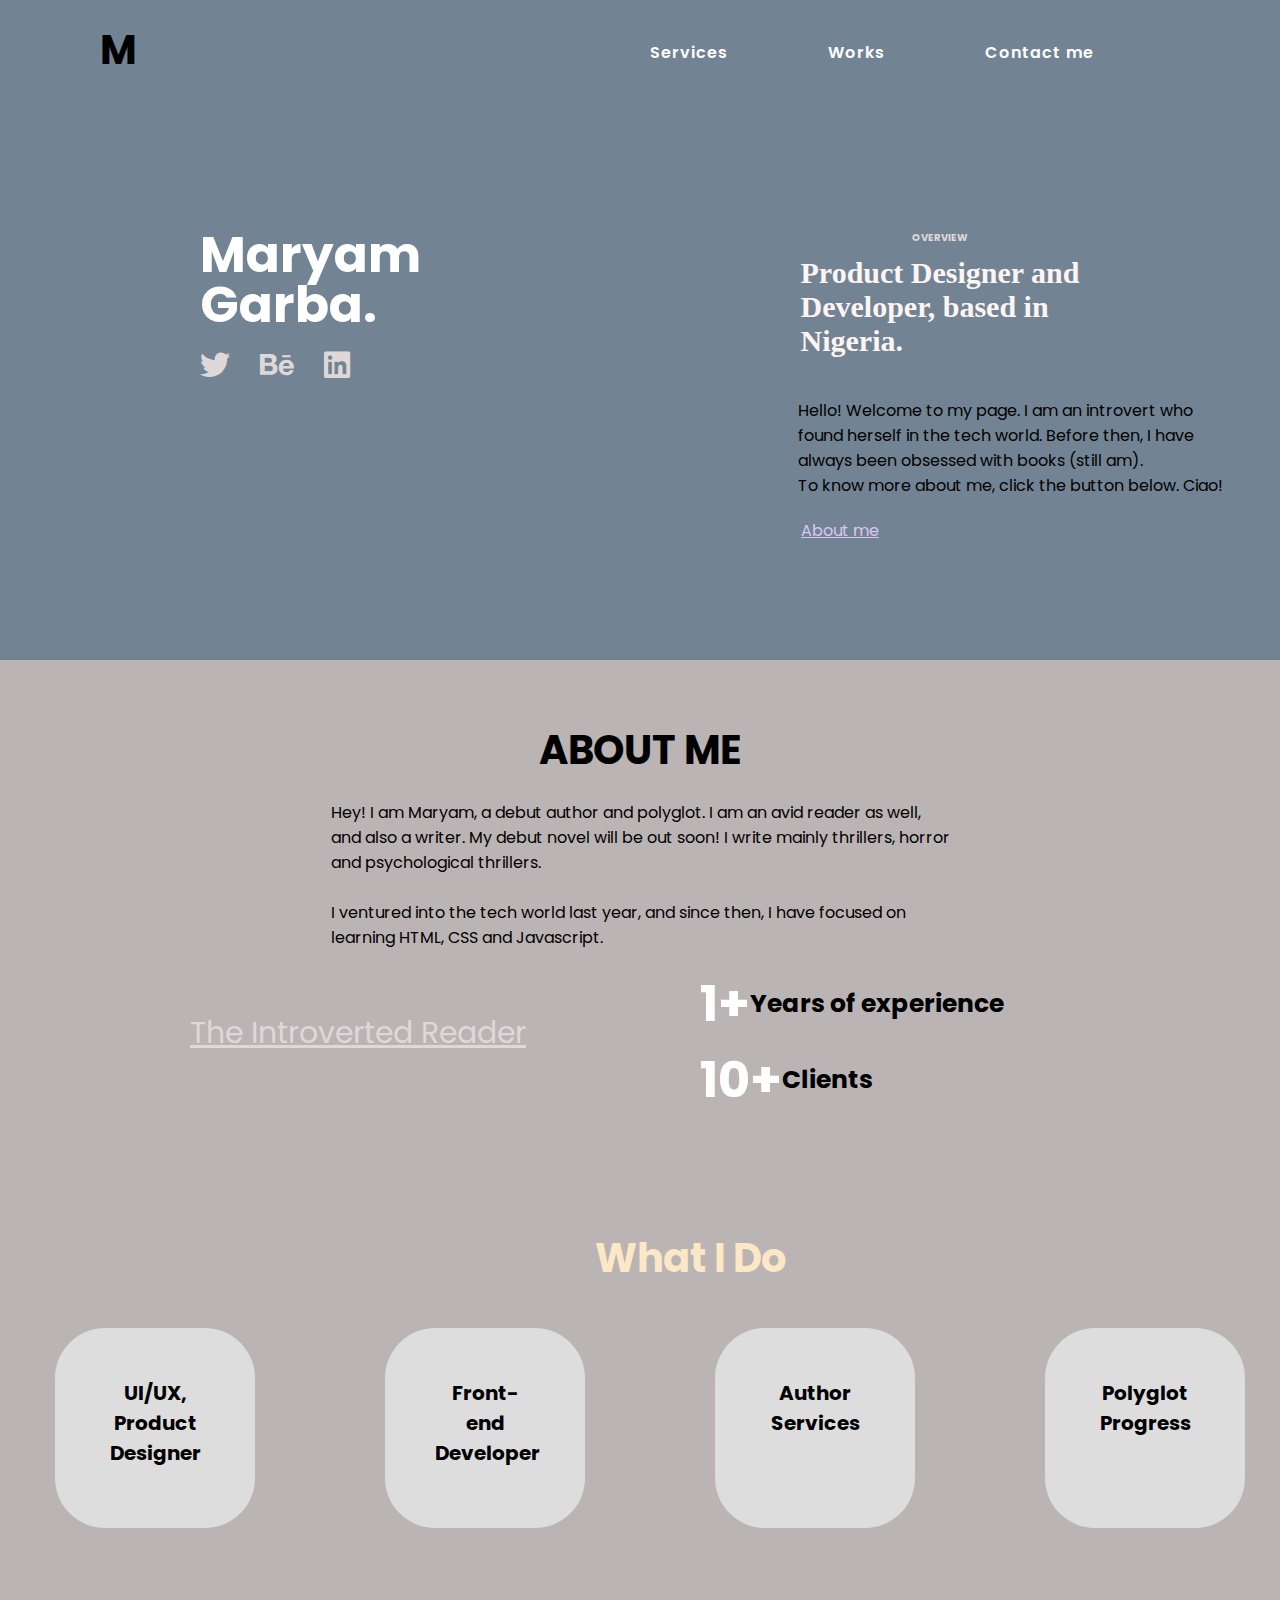
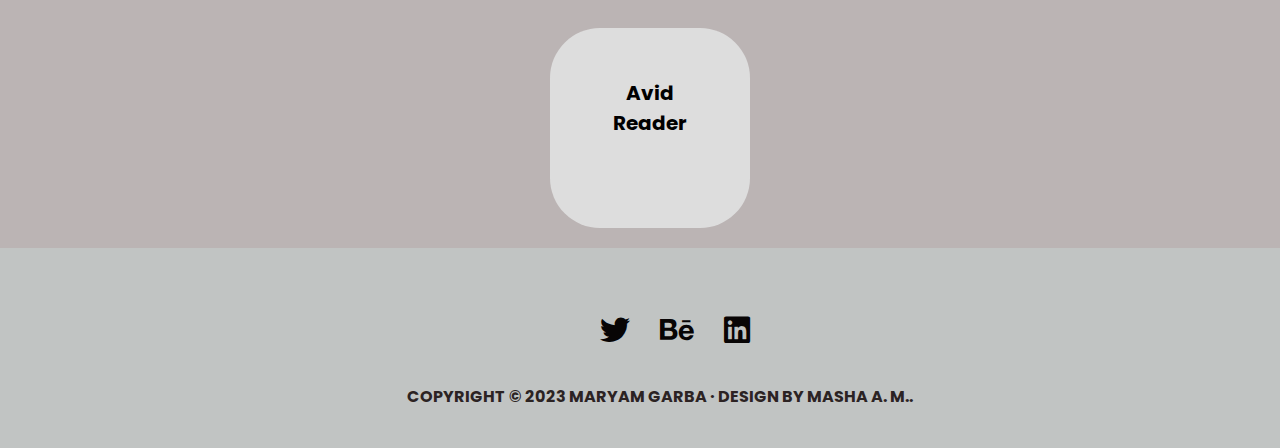
<file: Portfolio Page/index.html>
<!DOCTYPE html>
<html lang="en">
<head>
    <meta charset="UTF-8">
    <meta name="viewport" content="width=device-width, initial-scale=1.0">
    <title>Portfolio Page</title>
    <link rel='stylesheet' href='https://cdnjs.cloudflare.com/ajax/libs/font-awesome/5.15.1/css/all.min.css'>
    <link rel="stylesheet" href="css/style.css"
</head>
<body>
    <section>
        <header class="header">
            <h2 class="logo">M</h2>
            <ul>
                <div class="dropdown"> 
                    <li class="dropbtn">Services</li>
                    <div class="dropdown-content">
                        <a href="authorservices.html">Author Services</a>
                        <a href="#">Product Designing</a>
                        <a href="#">Front-end Development</a>
                    </div>
                </div> 
               
                <div class="dropdown"> 
                    <li class="dropbtn">Works</li>
                    <div class="dropdown-content">
                        <a href="#">Book Reviews</a>
                        <a href="#">Designs</a>
                        <a href="#">Portfolio</a>
                        <a href="mashaam.html">Author Site</a>
                    </div>
                </div>        
                  
                <li><a class="contact" href="contact.html"> Contact me</a></li>
            </ul>
        </header>
    </section>

    
        <section id="first">
            
            <h1> Maryam <br> Garba.</h1>
            <h4>OVERVIEW</h4>
            <h3>Product Designer and <br> Developer, based in <br> Nigeria.</h3>
            <p>Hello! Welcome to my page. I am an introvert who <br>found herself in the tech world. Before then, I have <br>always been obsessed with books (still am). <br>To know more about me, click the button below. Ciao! </p>
            <a href="main" class="about"> About me </a>

            <!-- <div class="hero-img"></div> -->

            <div class="wrapper">
                <a href="#" class="icon twitter">
                  <div class="tooltip"></div>
                  <span><i class="fab fa-twitter"></i></span>
                </a>
                <a href="#" class="icon behance">
                  <div class="tooltip"></div>
                  <span><i class="fab fa-behance"></i></span>
                </a>
                <a href="#" class="icon linkedin">
                  <div class="tooltip"></div>
                  <span><i class="fab fa-linkedin"></i></span>
                </a>
        </div>
        </section>
      
        <a href="main"></a>
        <section class="main">
            <h3>ABOUT ME</h3>
            <p>Hey! I am Maryam, a debut author and polyglot. I am an avid reader as well, <br>and also a writer. My debut novel will be out soon! I write mainly thrillers, horror <br>and psychological thrillers. <br><br> I ventured into the tech world last year, and since then, I have focused on <br>learning HTML, CSS and Javascript.</p>
    
            <a href="https://theintrovertedreader.home.blog/" class="thei">The Introverted Reader</a>
    
            <div>
                <h4 class="llist"><span>1+  </span>  Years of experience</h4>
                <h4 class="llist"><span>10+  </span>  Clients</h4>
            </div>

            <h2 class="hss">What I Do</h2>
            <div class="cards"> 
                <h2 class="card card1">UI/UX, <br> Product Designer</h2>
                <h2 class="card card2" >Front-end Developer</h2>
                <h2 class="card card3">Author Services</h2>
                <h2 class="card card4">Polyglot Progress</h2>
                <h2 class="card card5">Avid Reader</h2>
                
            </div>
           
        </section>


        <footer>
            <div class="footer">
                <div class="fti">
                    <a href="#" class="icon twitter">
                      <div class="tooltip ft"></div>
                      <span><i class="fab fa-twitter"></i></span>
                    </a>
                    <a href="#" class="icon behance">
                      <div class="tooltip"></div>
                      <span><i class="fab fa-behance"></i></span>
                    </a>
                    <a href="#" class="icon linkedin">
                      <div class="tooltip"></div>
                      <span><i class="fab fa-linkedin"></i></span>
                    </a>
                </div>
                <h4>COPYRIGHT © 2023 MARYAM GARBA · DESIGN BY MASHA A. M..</h4>
            </div>
        </footer>
   
</body>
</html>
</file>
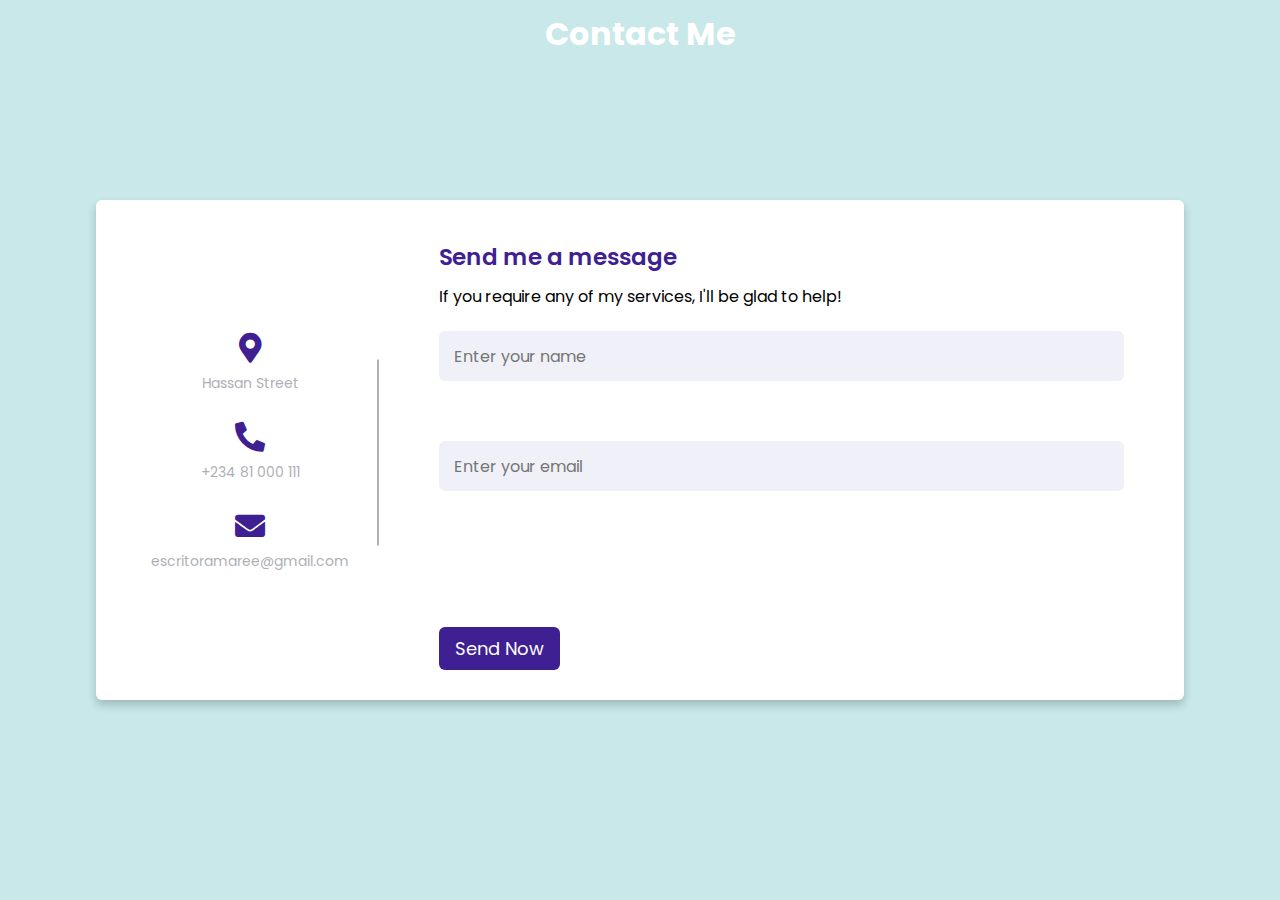
<file: Portfolio Page/contact.html>
<!DOCTYPE html>
<html lang="en">
<head>
    <meta charset="UTF-8">
    <meta name="viewport" content="width=device-width, initial-scale=1.0">
    <title>Contact Me</title>
    <link rel='stylesheet' href='https://cdnjs.cloudflare.com/ajax/libs/font-awesome/5.15.1/css/all.min.css'>
    <link rel="stylesheet" href="css/contact.css"
</head>

<body>
    <h1 class="cont">Contact Me</h1>
    <div class="container">
        <div class="content">
          <div class="left-side">
            <div class="address details">
              <i class="fas fa-map-marker-alt"></i>
              
              
              <div class="text-two">Hassan Street</div>
            </div>
            <div class="phone details">
              <i class="fas fa-phone-alt"></i>
              
              <div class="text-one">+234 81 000 111</div>
              
            </div>
            <div class="email details">
              <i class="fas fa-envelope"></i>
              
              <div class="text-one">escritoramaree@gmail.com</div>
            
            </div>
          </div>
          <div class="right-side">
            <div class="topic-text">Send me a message</div>
            <p class="top">If you require any of my services, I'll be glad to help!</p>
          <form action="#">
            <div class="input-box">
              <input type="text" placeholder="Enter your name">
            </div>
            <div class="input-box rig">
              <input type="text" placeholder="Enter your email">
            </div>
            <div class="input-box message-box">
              
            </div>
            <div class="button">
              <input type="button" value="Send Now" >
            </div>
          </form>
        </div>
        </div>
      </div>
</body>

</html>
</file>
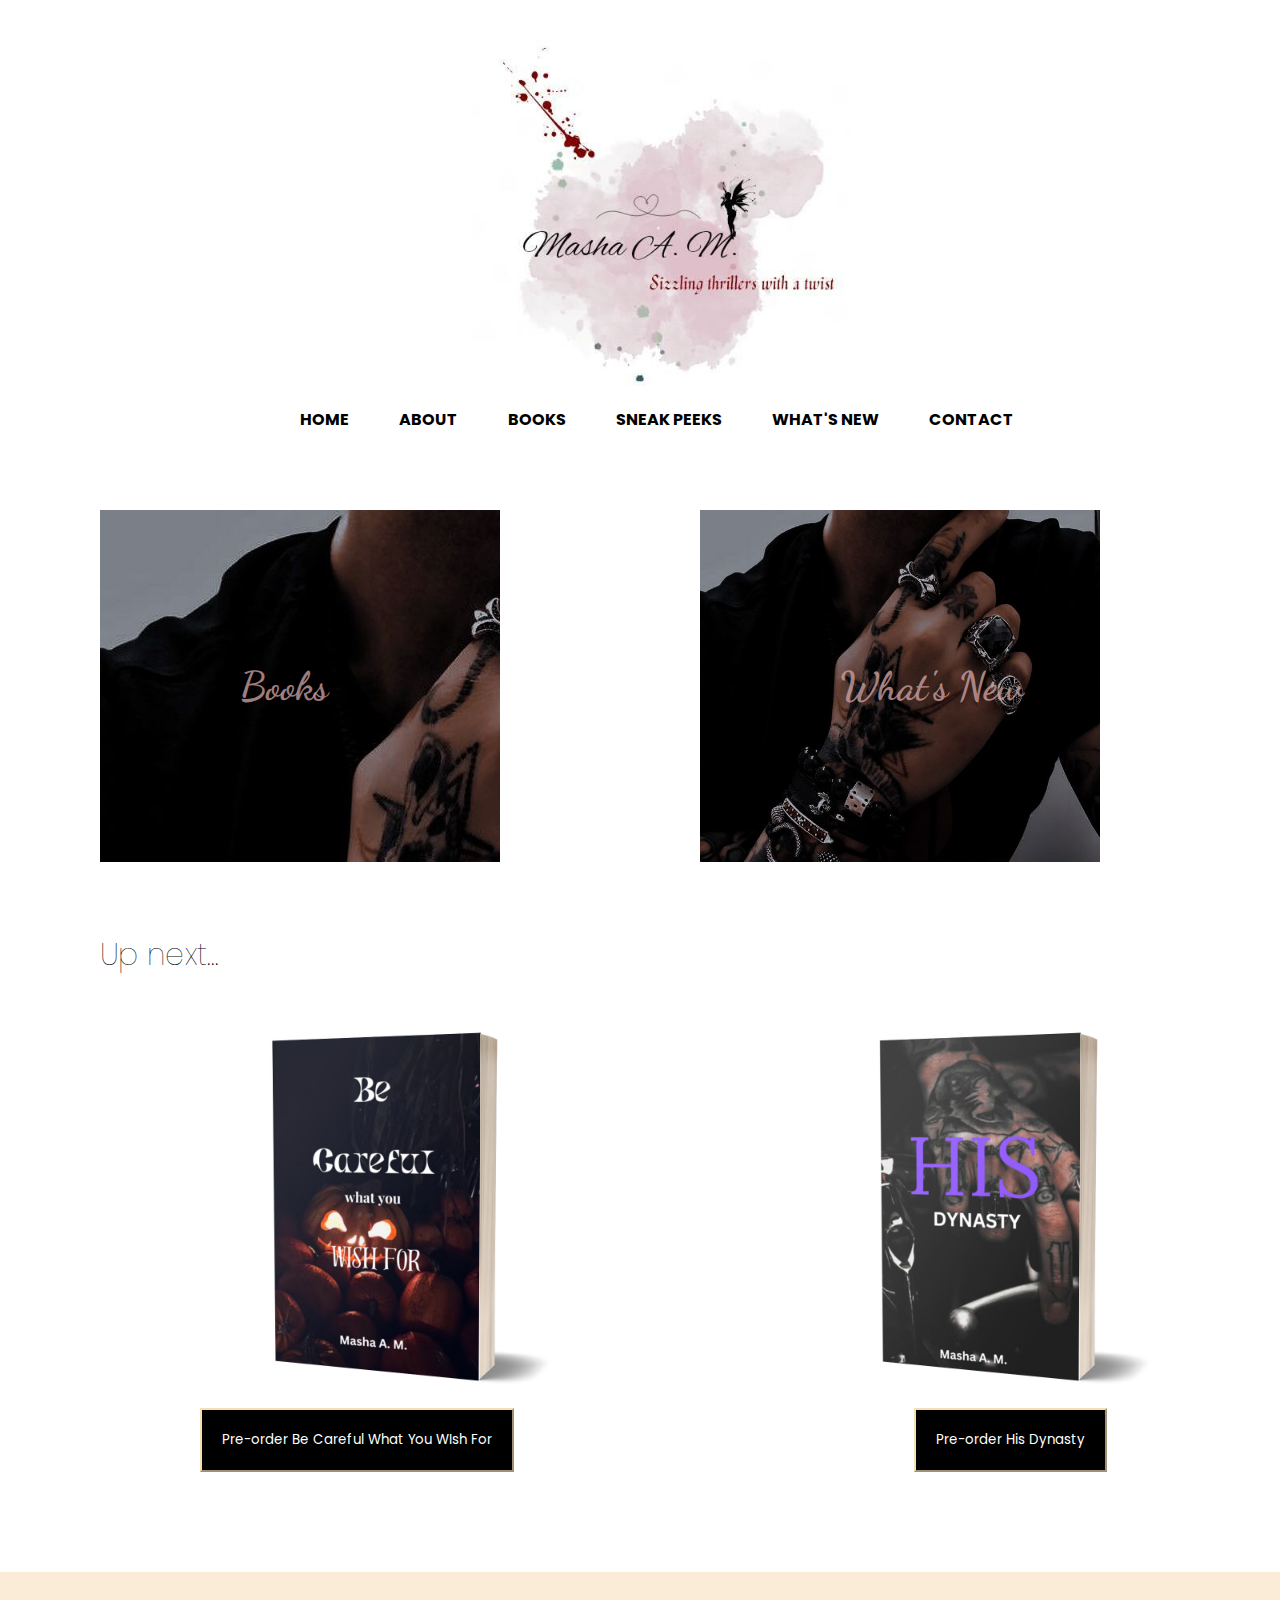
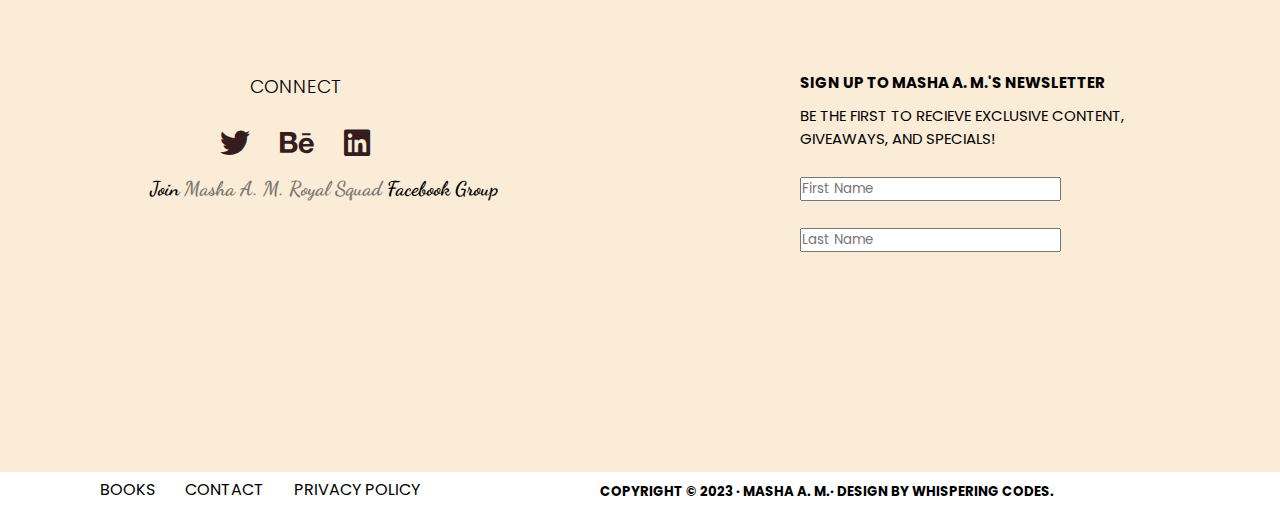
<file: Portfolio Page/mashaam.html>
<!DOCTYPE html>
<html lang="en">
<head>
    <meta charset="UTF-8">
    <meta name="viewport" content="width=device-width, initial-scale=1.0">
    <title>Masha A.M. | Thriller Author</title>
    <link rel='stylesheet' href='https://cdnjs.cloudflare.com/ajax/libs/font-awesome/5.15.1/css/all.min.css'>
    <link rel="stylesheet" href="css/mashaam.css"
</head>
<body>
    <header>
        <img src="images/284902507_1755177214826455_3259746085345611178_n.jpg" class="head-img">
        <ul class="nav-bar">
            <li>HOME</li>
            <li>ABOUT</li>
            <li>BOOKS</li>
            <li>SNEAK PEEKS</li>
            <li>WHAT'S NEW</li>
            <li>CONTACT</li>
        </ul>
    </header>
 
    <div id="contt">
      <div class="container">
      <h2 class="books">Books</h2>
      <img src="images/0281c173724b878382be0457cc4c4804.jpg" >   
      <div class="overlay">
        <span><p>All of my books including series and standalones... find your next book here!</p></span>
        <span><button>Books</button></span>
      </div>
      </div>

    <div class="container">
      
      <h2 class="books">What's New</h2>
      <img src="images/0281c173724b878382be0457cc4c4804.jpg" width="400" height="400">   
      <div class="overlay">
        <span><p>Updates on new books and events Masha is attending</p></span>
        <span><button>What's New</button></span>
      </div>
    </div>
<!-- 
    <div class="container">
      <h2 class="books">About</h2>
      <img src="images/0281c173724b878382be0457cc4c4804.jpg" width="400" height="400">   
      <div class="overlay">
        <span><p>About Masha A. M.</p></span>
        <span><button>About</button></span>
      </div>
    </div> -->
  </div>
   
    


    <h5 class="up"> Up next...</h5>

    <div class="book1">
      <img class="book" src="images/1698840593.jpg" width="600px">
      <img class="book" src="images/1698840672.jpg" width="600px">
    </div>

    <div class="btn">
    <button class="btn1">Pre-order Be Careful What You WIsh For</button>
    <button class="btn1">Pre-order His Dynasty</button>
    </div>
   

   

  <div class="last">
    <h3 class="connect">CONNECT</h3>

    <div class="wrapper">
      <a href="#" class="icon twitter">
        <div class="tooltip"></div>
        <span><i class="fab fa-twitter"></i></span>
      </a>
      <a href="#" class="icon behance">
        <div class="tooltip"></div>
        <span><i class="fab fa-behance"></i></span>
      </a>
      <a href="#" class="icon linkedin">
        <div class="tooltip"></div>
        <span><i class="fab fa-linkedin"></i></span>
      </a>
</div>

    <h3 class="join">Join <span>Masha A. M. Royal Squad</span> Facebook Group</h3>

    <h3 class="ign">SIGN UP TO MASHA A. M.'S NEWSLETTER</h3>
    <p class="be">BE THE FIRST TO RECIEVE EXCLUSIVE CONTENT,<br>GIVEAWAYS, AND SPECIALS!</p>
    <form class="form">
      <label for="fname"></label><br>
      <input type="text" id="fname" placeholder="First Name" name="fname"><br>
      <label for="lname"></label><br>
      <input type="text" id="lname" placeholder="Last Name" name="lname">
    </form>

   
  </div>

    <footer>
      <ul>
        <li>BOOKS</li>
        <li>CONTACT</li>
        <li>PRIVACY POLICY</li>
      </ul>
      <h5>COPYRIGHT © 2023 · MASHA A. M.· DESIGN BY WHISPERING CODES.</h5>
    </footer>

</body>

</html>
</file>
<file: Portfolio Page/css/style.css>
@import url('https://fonts.googleapis.com/css2?family=Bentham&family=Poppins:ital,wght@0,100;0,200;0,300;0,400;0,500;0,600;0,700;1,100;1,200;1,300;1,400;1,500;1,600&display=swap');

*{
    margin: 0; 
    padding: 0;
    box-sizing: border-box;
    font-family: "Poppins", sans-serif;
}

html {
    overflow-x: hidden;
    scroll-padding-top: 6rem;
    scroll-behavior: smooth;
  }

 
  .header, #first{
    background-color: rgb(114, 132, 148);
    height:430px!important;
  }
  .header ul{
    position: relative;
    left:600px;
    bottom:80px;
    width:90%;
    padding:20px 0px;
    display: flex;
    flex-direction: row;
  }

  .logo{
    font-size:40px;
    padding-top:20px;
    position: relative;
    left:100px;
    cursor:pointer;
  }

  .header ul li{
    color: #ffffff;
    text-decoration: none;
    font-weight:600;
    letter-spacing: 1px;
    text-align: center;
    list-style-type: none;
    padding:20px 50px;
    transition: 0.3s;
    transition-property: #251e35;
    cursor:pointer;
  }

  .dropbtn {
    color: white;
    padding: 16px;
    font-size: 16px;
    border: none;
  }
  
  /* The container <div> - needed to position the dropdown content */
  .dropdown {
    position: relative;
    display: inline-block;
  }
  
  /* Dropdown Content (Hidden by Default) */
  .dropdown-content {
    display: none;
    position: absolute;
    background-color: #f1f1f1;
    min-width: 160px;
    box-shadow: 0px 8px 16px 0px rgba(0,0,0,0.2);
    z-index: 1;
  }
  
  /* Links inside the dropdown */
  .dropdown-content a {
    color: black;
    padding: 12px 16px;
    text-decoration: none;
    display: block;
  }
  
  /* Change color of dropdown links on hover */
  .dropdown-content a:hover {background-color: #ddd;}
  
  /* Show the dropdown menu on hover */
  .dropdown:hover .dropdown-content {display: block;}
  
  /* Change the background color of the dropdown button when the dropdown content is shown */
  .dropdown:hover .dropbtn {background-color: #2e1212;}

  .contact{
    color:white;
    text-decoration: none;
  }
  #first{
    margin-top:-200px!important;
}

#first h1, h3, h4, p{
    margin-left:200px;
}

#first h1{
    font-size:50px;
    line-height: 50px;
    color:#fff;
}

#first h4{
    font-size:10px;
    color:#dfd8d8;
    margin-bottom:10px;
}
#first h3, h4, p, .about{
    display: flex;
    flex-direction: column;
    align-items: center;
    position:relative;
    left:200px;
    bottom:100px;
}

#first h3{
    font-size:30px;
    color:rgb(253, 244, 244);
    font-weight:100px;
    font-family: 'Times New Roman', Times, serif;
}

#first p{
    margin-top:40px;
    margin-right:-140px;
}

.hero-img{
    width:400px;
    height:400px;
    border:1px solid white;
    margin: 50px auto;
}
.about{
    margin-top:20px;
    color:rgb(218, 199, 241);
    transition: 0.3s;
    transition-property: #251e35;
}

.about:hover{
    color:#251e35;
}

.wrapper{
    position: relative;
    bottom:300px;
    left:200px;
    font-size:30px;
    display:flex;
    flex-direction: row;
    gap:30px;
}

.fab{
    color:#dfd8d8;
}
.fab:hover{
    color:#2e1212;
}

.fa-arrow-right{
    position:relative;
    color:#000;
    top:200px;
    right:20px;
}

.main{
    background-color: rgba(102, 85, 85, 0.445);
    min-height:100vh;
}

.main h3{
    text-align: center;
    font-size:40px;
    text-transform: capitalize;
    position:relative;
    padding-top:60px;
    left:-100px;
}

.main p{
    position:relative;
    bottom:-20px;
    left:-100px;
}

.main a{
    margin-left:100px;
    color:#dfd8d8;
    padding:90px;
    text-align: center;
    font-size:30px;
}

.thei{
    position:relative;
    top:80px;
    left:0px;
    text-align: left;
}



.llist{
    display: flex;
    flex-direction: row;
    position: relative;
    left:500px;
    top:-10px;
    font-size:25px;
    color:#000;
}

.llist span{
    font-size:50px;
    color:#fff;
}

.hss{
    text-align: center;
    position: relative;
    left:50px;
    font-size:40px;
    color:rgb(252, 231, 198);
    margin-top:100px;
}
.cards{
    display:flex;
    flex-direction: row;
    flex-wrap:wrap;
    gap:100px;
   
    
    margin-top:20px;
    margin-left: 20px;
    align-content: stretch;
    pointer-events: auto;
    transform: scale(1);
    opacity: 1;
    transition: all 150ms ease-in-out;
}
.card {
    margin:auto;
    height:200px;
    background-color: #ddd;
    width:200px;
    border-radius: 50px;
    float: left;
    font-size:20px;
  }
  .card{
    text-align:center;
    padding:50px;
  }

    /* Add a shadow for a more realistic effect */
    .card1:hover {
        box-shadow: 0 100px 100px rgba(0, 0, 0, 0.1);
        background-image: linear-gradient(to top, #fdcbf1 0%, #fdcbf1 1%, #e6dee9 100%);
        transform: skew(15deg, 15deg);
    }
  
      .card2:hover{
        background-color: #0093E9;
        background-image: linear-gradient(160deg, #0093E9 0%, #80D0C7 100%);
      }
      .card3:hover{
        background-color: #FFDEE9;
        background-image: linear-gradient(0deg, #FFDEE9 0%, #B5FFFC 100%);
      }
      .card4:hover{
        background-image: linear-gradient(135deg, #fdfcfb 0%, #e2d1c3 100%);
      }

      .card5:hover{
        background-image: linear-gradient(to right, #e4afcb 0%, #b8cbb8 0%, #b8cbb8 0%, #e2c58b 30%, #c2ce9c 64%, #7edbdc 100%);
      }



      /* Keyframes for the card animation */
      @keyframes grow {
        0% {
          transform: scale(1);
        }
        100% {
          transform: scale(1.1);
        }
      }
  
      /* Apply the animation on hover */
      .card:hover {
        animation: grow 0.3s forwards;
      }
  
      /* Content inside the card */
      .cards {
        padding: 20px;
      }

      .footer{
        width:100%;
        height:200px;
        background-color: #c1c4c3;
      }

     
      .footer h4{
        position:relative;
        left:-80px;
        bottom:-90px;
        text-align: center;
        color:#2c2323;
      }

      .fti{
        position: relative;
        bottom:-60px;
        left:600px;
        right:-200px;
        font-size:30px;
        display:flex;
        flex-direction: row;
        gap:30px;
    }
    
    .fti .fab{
        color:#080505;
    }
    .fti .fab:hover{
        color:#887f7f;
    }
    
    .fa-arrow-right{
        position:relative;
        color:#000;
        top:200px;
        right:20px;
    }
</file>
<file: Portfolio Page/css/contact.css>
@import url('https://fonts.googleapis.com/css2?family=Poppins:wght@200;300;400;500;600;700&display=swap');
*{
  margin: 0;
  padding: 0;
  box-sizing: border-box;
  font-family: "Poppins" , sans-serif;
}
body{
  min-height: 100vh;
  width: 100%;
  background: #c8e8e9;
  display: flex;
  align-items: center;
  justify-content: center;
}
.cont{
    position:absolute;
    top:10px;
    bottom:300px;
    color:white;
}
.container{
  width: 85%;
  background: #fff;
  border-radius: 6px;
  padding: 20px 60px 30px 40px;
  box-shadow: 0 5px 10px rgba(0, 0, 0, 0.2);
}
.container .content{
  display: flex;
  align-items: center;
  justify-content: space-between;
}
.container .content .left-side{
  width: 25%;
  height: 100%;
  display: flex;
  flex-direction: column;
  align-items: center;
  justify-content: center;
  margin-top: 15px;
  position: relative;
}
.content .left-side::before{
  content: '';
  position: absolute;
  height: 70%;
  width: 2px;
  right: -15px;
  top: 50%;
  transform: translateY(-50%);
  background: #afafb6;
}
.content .left-side .details{
  margin: 14px;
  text-align: center;
}
.content .left-side .details i{
  font-size: 30px;
  color: #3e2093;
  margin-bottom: 10px;
}
.content .left-side .details .topic{
  font-size: 18px;
  font-weight: 500;
}
.content .left-side .details .text-one,
.content .left-side .details .text-two{
  font-size: 14px;
  color: #afafb6;
}
.container .content .right-side{
  width: 75%;
  margin-left: 75px;
}
.content .right-side .topic-text{
  margin-top: 20px;
  font-size: 23px;
  font-weight: 600;
  color: #3e2093;
}

.top{
  margin-top: 10px;
}
.right-side .input-box{
  height: 50px;
  width: 100%;
  margin: 12px 0;
}
.right-side .input-box input,
.right-side .input-box textarea{
  height: 100%;
  width: 100%;
  margin-top:10px;
  border: none;
  outline: none;
  font-size: 16px;
  background: #F0F1F8;
  border-radius: 6px;
  padding: 0px 15px;
  resize: none;
}
.rig{
  margin-top:60px !important;
}
.right-side .message-box{
  min-height: 110px;
}
.right-side .input-box textarea{
  padding-top: 6px;
}
.right-side .button{
  display: inline-block;
  margin-top: 12px;
}
.right-side .button input[type="button"]{
  color: #fff;
  font-size: 18px;
  outline: none;
  border: none;
  padding: 8px 16px;
  border-radius: 6px;
  background: #3e2093;
  cursor: pointer;
  transition: all 0.3s ease;
}
.button input[type="button"]:hover{
  background: #5029bc;
}
@media (max-width: 950px) {
  .container{
    width: 90%;
    padding: 30px 40px 40px 35px ;
  }
  .container .content .right-side{
   width: 75%;
   margin-left: 55px;
}
}
@media (max-width: 820px) {
  .container{
    margin: 40px 0;
    height: 100%;
  }
  .container .content{
    flex-direction: column-reverse;
  }
 .container .content .left-side{
   width: 100%;
   flex-direction: row;
   margin-top: 40px;
   justify-content: center;
   flex-wrap: wrap;
 }
 .container .content .left-side::before{
   display: none;
 }
 .container .content .right-side{
   width: 100%;
   margin-left: 0;
 }
}
</file>
<file: Portfolio Page/css/mashaam.css>
@import url('https://fonts.googleapis.com/css2?family=Bentham&family=Poppins:ital,wght@0,100;0,200;0,300;0,400;0,500;0,600;0,700;1,100;1,200;1,300;1,400;1,500;1,600&display=swap');
@import url('https://fonts.googleapis.com/css2?family=Dancing+Script:wght@500&display=swap');


*{
    margin: 0; 
    padding: 0;
    box-sizing: border-box;
    font-family: "Poppins", sans-serif;
}

html {
    overflow-x: hidden;
    scroll-padding-top: 6rem;
    scroll-behavior: smooth;
  }

  .head-img{
    position:relative;
    top:40px;
    left:460px;
    height:400px;
  }

  .nav-bar{
    position: relative;
    top:0px;
    left:300px;
    display: flex;
    flex-direction: row;
    gap:50px;
    list-style-type: none;
    font-weight: bold;
  }

  .nav-bar li:hover{
    cursor:pointer;
    color:purple;
  }

  #contt{
    display:flex;
    flex-direction: row;
    flex-wrap: wrap;
    
    gap:0px;
  }
 
  .container{
    width: 400px;
    height: 400px;
    margin: 100px;
    position: relative;
    top:-70px;
    overflow: hidden;
  }
  
  .container:hover .overlay{
    opacity: 1;
    transform: scale(1);
  }
  
  .overlay{
    position: absolute;
    background-color: rgb(26, 25, 25);
    width: 400px;
    height: 400px;
    top: 0;
    opacity: 0;

  }
  
  .overlay span{
    position: absolute;
    top: 50%;
    left: 50%;
    transform: translate(-50%, -50%);
    font-weight: 300;
    font-size: 18px;
    color: #fff;
    font-family: Sans-serif;
  }
  
.books{
    font-size: 40px;
    position:relative;
    top:200px;
    left:140px;
    color:rgba(206, 161, 161, 0.781);
    font-family: 'Dancing Script', cursive;
}
  button{
    position: relative;
    top:100px;
    margin-top:20px;
    padding:20px;
    color:white;
    background-color: transparent;
    border-color: wheat;
    cursor: pointer;
  }

  .up{
    font-size:30px;
    font-weight: lighter;
    margin-left:100px;
    margin-top:-100px;
  }

  .book1{
    display:flex;
    margin-left:100px;
  }

  .book{
    cursor: pointer;
  }

  .btn{
    display: flex;
    position: relative;
    bottom:120px;
    left:200px;
    gap:400px;
  }

  .btn1{
    margin-top:-10px;
    background-color: black;
  }

  .last{
    width: 100%;
    height:500px;
    background-color: rgb(250, 236, 215);
    margin-top:80px;
  }

  .connect{
    position: relative;
    top:50px;
    margin-left:200px;
    margin-bottom: 100px;
    font-weight:300;
    padding:50px;
  }
  .wrapper{
    position: relative;
    top:-80px;
    left:220px;
    font-size:30px;
    display:flex;
    flex-direction: row;
    gap:30px;
  }

  .fab{
    color:#351d1d;
}
  .fab:hover{
    color:#807979;
}

  .join{
    position: relative;
    bottom:70px;
    left:150px;
    font-size:20px;
    font-family: 'Dancing Script', cursive;
  }

  .join span{
    font-family: 'Dancing Script', cursive;
    color:rgb(122, 118, 112);
  }

.ign{
    position: relative;
    bottom:200px;
    left:800px;
    font-size:15px;
}

.be{
    position: relative;
    bottom:200px;
    left:800px;
    font-size:15px;
    margin-top:10px;
}
.form{
  position: relative;
  top:-200px;
  left:800px;
}

footer ul{
  display: flex;
  gap:30px;
  position: relative;
  left:100px;
  margin-top:5px;
}
footer ul li{
  color:black;
  list-style-type: none;
}

footer h5{
  position:relative;
  left:600px;
  bottom:20px;

}
</file>
